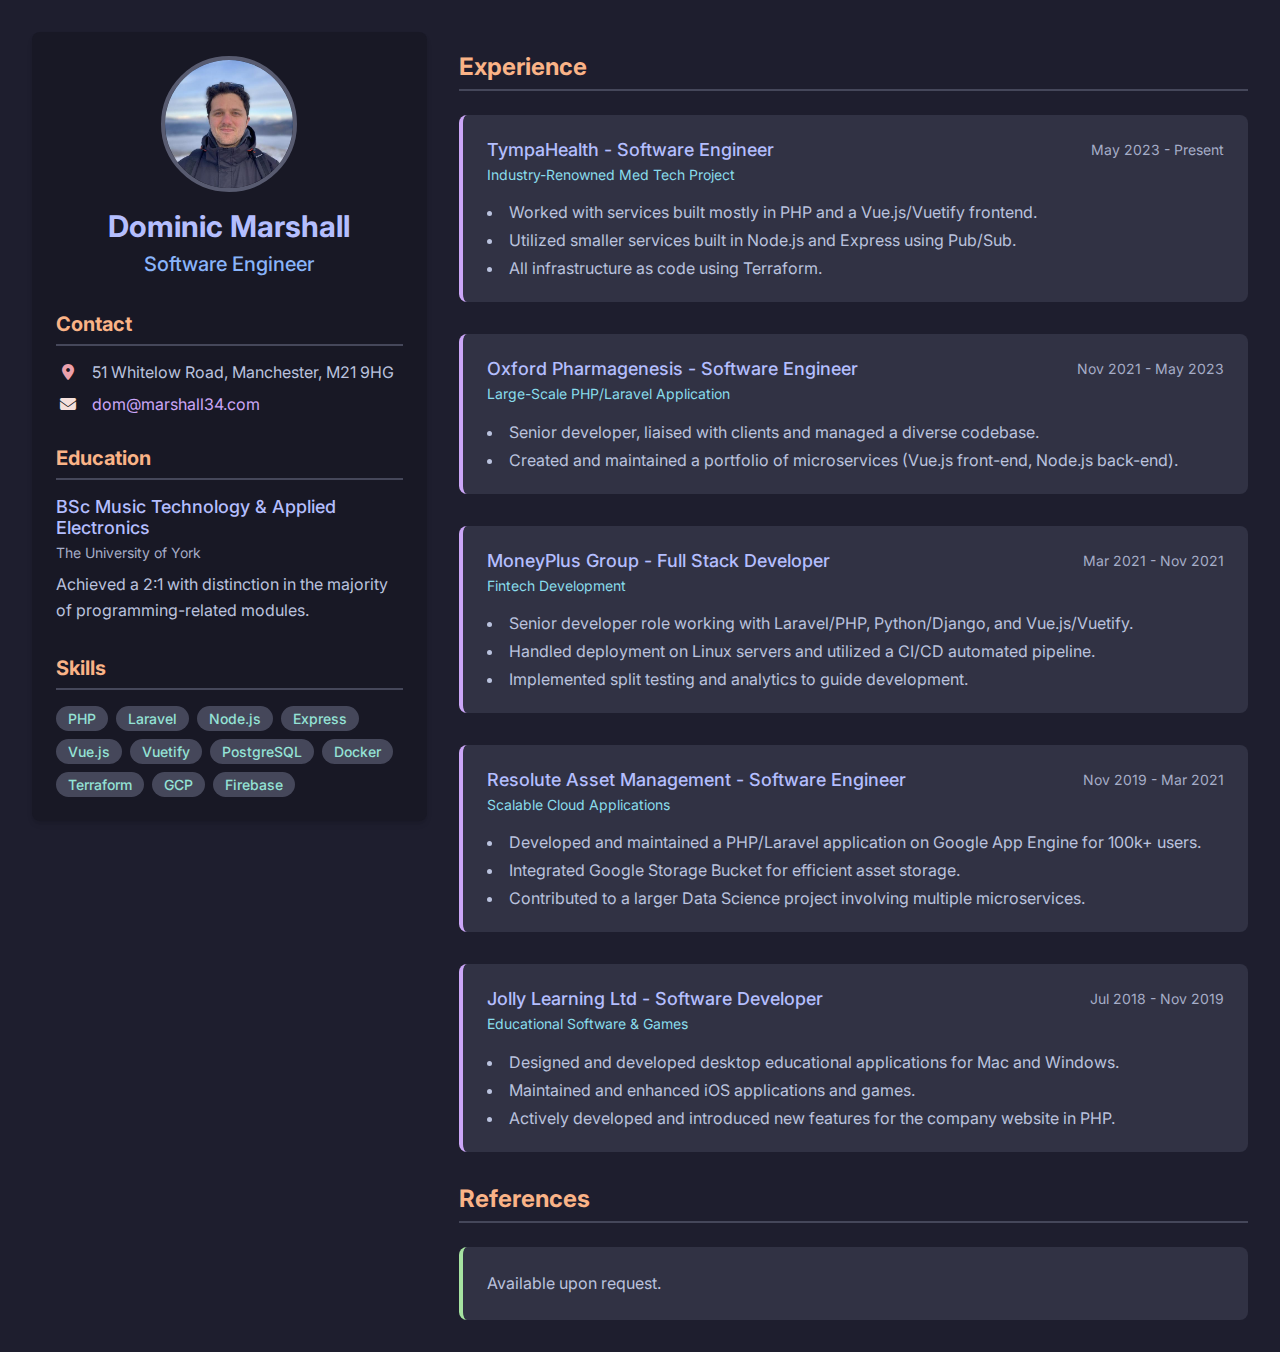
<file: index.html>
<!DOCTYPE html>
<html lang="en">
<head>
    <meta charset="UTF-8" />
    <meta name="viewport" content="width=device-width, initial-scale=1.0" />
    <title>Dominic Marshall - CV</title>
    <!-- Custom CSS File -->
    <link rel="stylesheet" href="assets/style.css" />
    <!-- Font Awesome for icons -->
    <link rel="stylesheet" href="https://cdnjs.cloudflare.com/ajax/libs/font-awesome/6.5.1/css/all.min.css">
    <!-- Google Fonts: Inter -->
    <link rel="preconnect" href="https://fonts.googleapis.com">
    <link rel="preconnect" href="https://fonts.gstatic.com" crossorigin>
    <link href="https://fonts.googleapis.com/css2?family=Inter:wght@400;500;700&display=swap" rel="stylesheet">
</head>
<body>
    <div class="container">
        <main class="main-grid">
            <!-- Left Column: Contact, Education, Skills -->
            <aside class="left-column">
                <div class="profile-card">
                    <!-- Profile Header -->
                    <div class="profile-header">
                        <img src="assets/profile.jpeg" alt="Dominic Marshall's Profile Picture" class="profile-image"/>
                        <h1 class="profile-name">Dominic Marshall</h1>
                        <p class="profile-title">Software Engineer</p>
                    </div>

                    <!-- Contact Info -->
                    <div class="contact-info">
                        <h2 class="sidebar-heading">Contact</h2>
                        <ul class="contact-list">
                            <li>
                                <i class="fas fa-map-marker-alt"></i>
                                <span>51 Whitelow Road, Manchester, M21 9HG</span>
                            </li>
                            <li>
                                <i class="fas fa-envelope"></i>
                                <a href="mailto:dom@marshall34.com" class="link">dom@marshall34.com</a>
                            </li>
                        </ul>
                    </div>
                    
                    <!-- Education Section -->
                    <div class="education-section">
                        <h2 class="sidebar-heading">Education</h2>
                        <h3>BSc Music Technology & Applied Electronics</h3>
                        <p class="education-university">The University of York</p>
                        <p class="education-details">Achieved a 2:1 with distinction in the majority of programming-related modules.</p>
                    </div>

                    <!-- Skills Section -->
                    <div class="skills-section">
                        <h2 class="sidebar-heading">Skills</h2>
                        <div class="skills-container">
                            <span class="skill-tag">PHP</span>
                            <span class="skill-tag">Laravel</span>
                            <span class="skill-tag">Node.js</span>
                            <span class="skill-tag">Express</span>
                            <span class="skill-tag">Vue.js</span>
                            <span class="skill-tag">Vuetify</span>
                            <span class="skill-tag">PostgreSQL</span>
                            <span class="skill-tag">Docker</span>
                            <span class="skill-tag">Terraform</span>
                            <span class="skill-tag">GCP</span>
                            <span class="skill-tag">Firebase</span>
                        </div>
                    </div>
                </div>
            </aside>

            <!-- Right Column: Experience, References -->
            <div class="right-column">
                <!-- Experience Section -->
                <section>
                    <h2 class="main-heading">Experience</h2>
                    <div class="experience-container">
                        <!-- TympaHealth -->
                        <div class="experience-card">
                            <div class="experience-header">
                                <div>
                                    <h3>TympaHealth - Software Engineer</h3>
                                    <p class="experience-subtitle">Industry-Renowned Med Tech Project</p>
                                </div>
                                <p class="experience-date">May 2023 - Present</p>
                            </div>
                            <ul class="experience-details">
                                <li>Worked with services built mostly in PHP and a Vue.js/Vuetify frontend.</li>
                                <li>Utilized smaller services built in Node.js and Express using Pub/Sub.</li>
                                <li>All infrastructure as code using Terraform.</li>
                            </ul>
                        </div>
                        
                        <!-- Oxford Pharmagenesis -->
                        <div class="experience-card">
                             <div class="experience-header">
                                <div>
                                    <h3>Oxford Pharmagenesis - Software Engineer</h3>
                                    <p class="experience-subtitle">Large-Scale PHP/Laravel Application</p>
                                </div>
                                <p class="experience-date">Nov 2021 - May 2023</p>
                            </div>
                            <ul class="experience-details">
                                <li>Senior developer, liaised with clients and managed a diverse codebase.</li>
                                <li>Created and maintained a portfolio of microservices (Vue.js front-end, Node.js back-end).</li>
                            </ul>
                        </div>

                        <!-- MoneyPlus Group -->
                        <div class="experience-card">
                             <div class="experience-header">
                                <div>
                                    <h3>MoneyPlus Group - Full Stack Developer</h3>
                                    <p class="experience-subtitle">Fintech Development</p>
                                </div>
                                <p class="experience-date">Mar 2021 - Nov 2021</p>
                            </div>
                            <ul class="experience-details">
                                <li>Senior developer role working with Laravel/PHP, Python/Django, and Vue.js/Vuetify.</li>
                                <li>Handled deployment on Linux servers and utilized a CI/CD automated pipeline.</li>
                                <li>Implemented split testing and analytics to guide development.</li>
                            </ul>
                        </div>

                        <!-- Resolute Asset Management -->
                        <div class="experience-card">
                             <div class="experience-header">
                                <div>
                                    <h3>Resolute Asset Management - Software Engineer</h3>
                                    <p class="experience-subtitle">Scalable Cloud Applications</p>
                                </div>
                                <p class="experience-date">Nov 2019 - Mar 2021</p>
                            </div>
                            <ul class="experience-details">
                                <li>Developed and maintained a PHP/Laravel application on Google App Engine for 100k+ users.</li>
                                <li>Integrated Google Storage Bucket for efficient asset storage.</li>
                                <li>Contributed to a larger Data Science project involving multiple microservices.</li>
                            </ul>
                        </div>
                        
                        <!-- Jolly Learning Ltd -->
                        <div class="experience-card">
                             <div class="experience-header">
                                <div>
                                    <h3>Jolly Learning Ltd - Software Developer</h3>
                                    <p class="experience-subtitle">Educational Software & Games</p>
                                </div>
                                <p class="experience-date">Jul 2018 - Nov 2019</p>
                            </div>
                            <ul class="experience-details">
                                <li>Designed and developed desktop educational applications for Mac and Windows.</li>
                                <li>Maintained and enhanced iOS applications and games.</li>
                                <li>Actively developed and introduced new features for the company website in PHP.</li>
                            </ul>
                        </div>
                    </div>
                </section>
                
                <!-- References Section -->
                <section>
                    <h2 class="main-heading">References</h2>
                    <div class="references-card">
                        <p>Available upon request.</p>
                    </div>
                </section>
            </div>
        </main>
    </div>
</body>
</html>
</file>
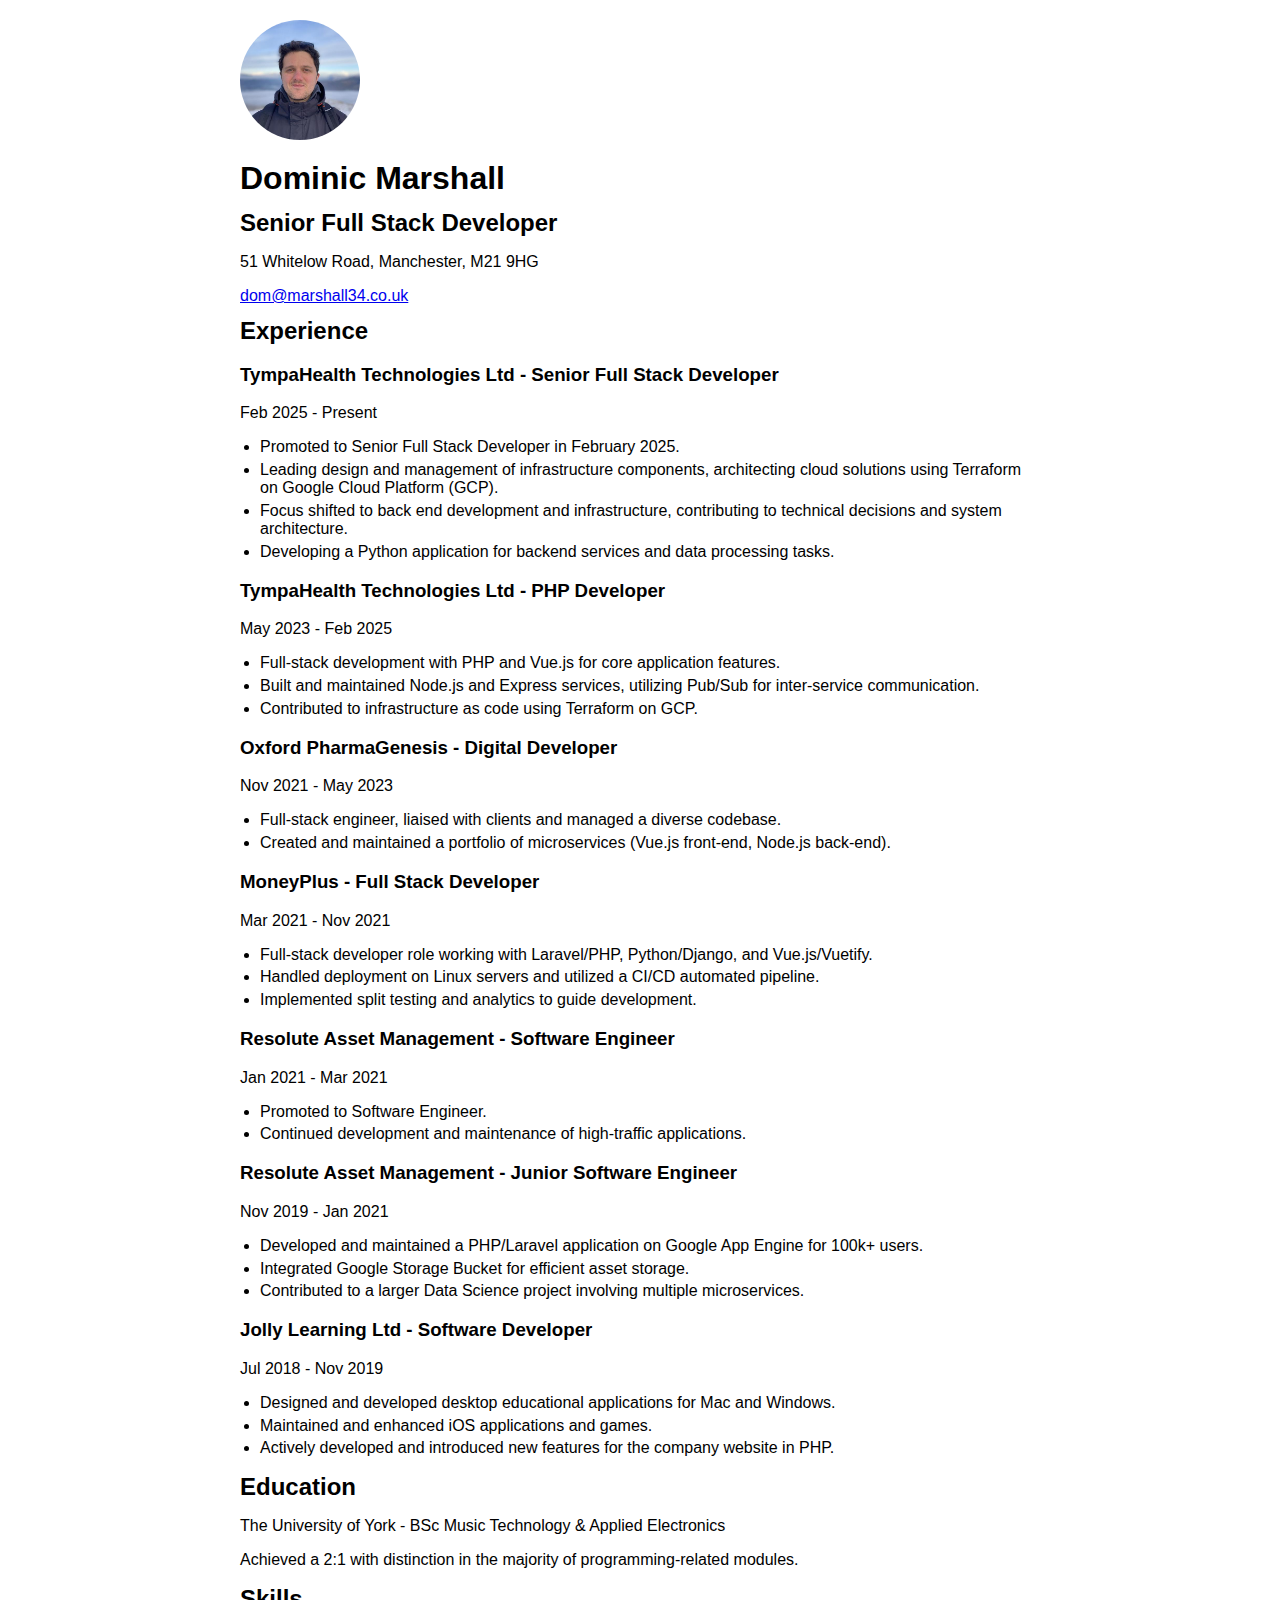
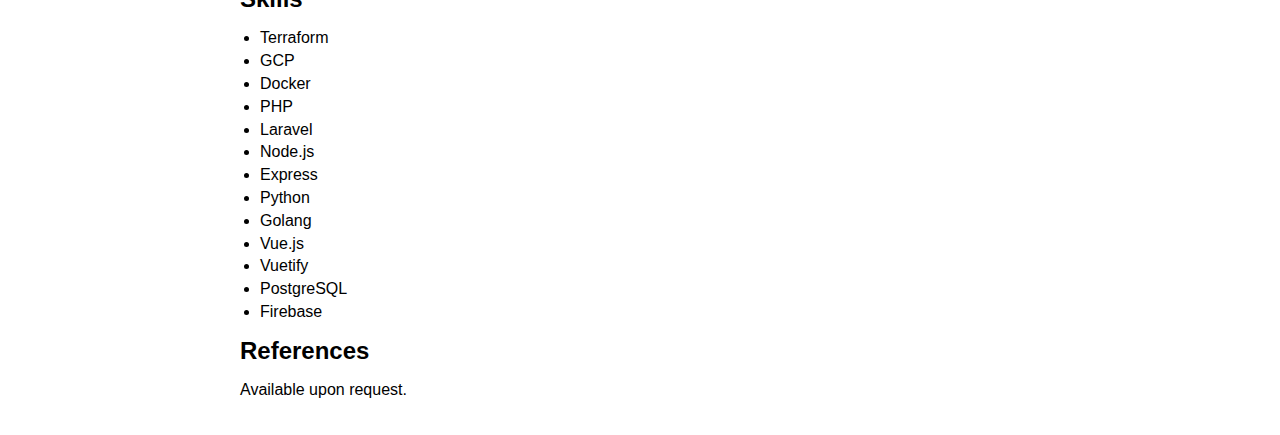
<file: cv.html>
<!DOCTYPE html>
<html lang="en">
<head>
    <meta charset="UTF-8" />
    <meta name="viewport" content="width=device-width, initial-scale=1.0"/>
    <title>Dominic Marshall - CV</title>
    <style>
        body {
            font-family: sans-serif;
            padding: 20px;
            max-width: 800px;
            margin: auto;
        }
        img.profile-image {
            max-width: 120px;
            border-radius: 60px;
        }
        h1, h2 {
            margin: 0.5em 0 0.2em;
        }
        ul {
            padding-left: 20px;
        }
        li {
            margin-bottom: 0.3em;
        }
    </style>
</head>
<body>
<img src="assets/profile.jpeg" alt="Dominic Marshall's Profile Picture" class="profile-image" />
<h1 id="cv-name"></h1>
<h2 id="cv-title"></h2>
<p id="cv-address"></p>
<a id="cv-email" href="#"></a>

<h2>Experience</h2>
<div id="cv-experience"></div>

<h2>Education</h2>
<p id="cv-education-degree"></p>
<p id="cv-education-details"></p>

<h2>Skills</h2>
<ul id="cv-skills"></ul>

<h2>References</h2>
<p id="cv-references"></p>

<script src="assets/script.js"></script>
</body>
</html>
</file>
<file: assets/style.css>
/* * styles.css
 * Custom stylesheet for Dominic Marshall's CV
 */

/* ========================================
   1. Catppuccin Mocha Theme Variables
   ======================================== */
:root {
    --rosewater: #f5e0dc;
    --flamingo: #f2cdcd;
    --pink: #f5c2e7;
    --mauve: #cba6f7;
    --red: #f38ba8;
    --maroon: #eba0ac;
    --peach: #fab387;
    --yellow: #f9e2af;
    --green: #a6e3a1;
    --teal: #94e2d5;
    --sky: #89dceb;
    --sapphire: #74c7ec;
    --blue: #89b4fa;
    --lavender: #b4befe;
    --text: #cdd6f4;
    --subtext1: #bac2de;
    --subtext0: #a6adc8;
    --overlay2: #9399b2;
    --overlay1: #7f849c;
    --overlay0: #6c7086;
    --surface2: #585b70;
    --surface1: #45475a;
    --surface0: #313244;
    --base: #1e1e2e;
    --mantle: #181825;
    --crust: #11111b;
}

/* ========================================
   2. Base & Global Styles
   ======================================== */
body {
    font-family: 'Inter', sans-serif;
    background-color: var(--base);
    color: var(--text);
    margin: 0;
    -webkit-font-smoothing: antialiased;
    -moz-osx-font-smoothing: grayscale;
}

.container {
    max-width: 80rem; /* 1280px */
    margin: 0 auto;
    padding: 1rem;
}

h3 {
    font-size: 1.125rem;
    font-weight: 500;
    color: var(--lavender);
    margin: 0 0 0.25rem 0;
}

p {
    margin: 0;
    line-height: 1.6;
}

ul {
    margin: 0;
    padding: 0;
    list-style: none;
}

.link {
    color: var(--mauve);
    text-decoration: none;
    transition: color 0.3s ease;
}

.link:hover {
    color: var(--pink);
}


/* ========================================
   3. Layout
   ======================================== */
.main-grid {
    display: grid;
    grid-template-columns: 1fr;
    gap: 2rem;
}


/* ========================================
   4. Left Column / Sidebar
   ======================================== */
.profile-card {
    background-color: var(--mantle);
    padding: 1.5rem;
    border-radius: 0.5rem;
    box-shadow: 0 4px 6px -1px rgba(0, 0, 0, 0.1), 0 2px 4px -2px rgba(0, 0, 0, 0.1);
}

.profile-header {
    display: flex;
    flex-direction: column;
    align-items: center;
    text-align: center;
}

.profile-image {
    width: 8rem;
    height: 8rem;
    border-radius: 50%;
    margin-bottom: 1rem;
    border: 4px solid var(--surface2);
}

.profile-name {
    font-size: 1.875rem;
    font-weight: bold;
    color: var(--lavender);
    margin: 0;
}

.profile-title {
    font-size: 1.25rem;
    font-weight: 500;
    color: var(--blue);
    margin-top: 0.25rem;
}

.sidebar-heading {
    font-size: 1.25rem;
    font-weight: 700;
    color: var(--peach);
    border-bottom: 2px solid var(--surface1);
    padding-bottom: 0.5rem;
    margin-bottom: 1rem;
}

.contact-info,
.education-section,
.skills-section {
    margin-top: 2rem;
}

.contact-list li {
    display: flex;
    align-items: center;
    color: var(--subtext1);
    margin-bottom: 0.75rem;
}

.contact-list li:last-child {
    margin-bottom: 0;
}

.contact-list i {
    width: 1.5rem;
    text-align: center;
    margin-right: 0.75rem;
    color: var(--maroon);
}

.contact-list li:nth-child(2) i {
    color: var(--rosewater);
}

.education-university {
    font-size: 0.875rem;
    color: var(--subtext0);
}

.education-details {
    margin-top: 0.5rem;
    color: var(--subtext1);
}

.skills-container {
    display: flex;
    flex-wrap: wrap;
    gap: 0.5rem;
}

.skill-tag {
    background-color: var(--surface1);
    color: var(--teal);
    font-size: 0.875rem;
    font-weight: 500;
    padding: 0.25rem 0.75rem;
    border-radius: 9999px;
}

/* ========================================
   5. Right Column / Main Content
   ======================================== */
.right-column section:not(:first-child) {
    margin-top: 2rem;
}

.main-heading {
    font-size: 1.5rem;
    font-weight: 700;
    color: var(--peach);
    border-bottom: 2px solid var(--surface1);
    padding-bottom: 0.5rem;
    margin-bottom: 1.5rem;
}

.experience-container {
    display: flex;
    flex-direction: column;
    gap: 2rem;
}

.experience-card, .references-card {
    background-color: var(--surface0);
    padding: 1.5rem;
    border-radius: 0.5rem;
    border-left: 4px solid var(--mauve);
}

.experience-header {
    display: flex;
    justify-content: space-between;
    align-items: flex-start;
    gap: 1rem;
}

.experience-subtitle {
    font-size: 0.875rem;
    color: var(--sky);
}

.experience-date {
    font-size: 0.875rem;
    white-space: nowrap;
    color: var(--subtext0);
    flex-shrink: 0;
}

.experience-details {
    list-style-type: disc;
    list-style-position: inside;
    margin-top: 1rem;
    color: var(--subtext1);
}

.experience-details li {
    margin-bottom: 0.5rem;
}

.experience-details li:last-child {
    margin-bottom: 0;
}

.references-card {
    border-left: 4px solid var(--green);
    color: var(--subtext1);
}


/* ========================================
   6. Responsive Design
   ======================================== */
@media (min-width: 640px) {
    .container {
        padding: 1.5rem;
    }
}

@media (min-width: 1024px) {
    .container {
        padding: 2rem;
    }

    .main-grid {
        grid-template-columns: 1fr 2fr;
    }
}
</file>
